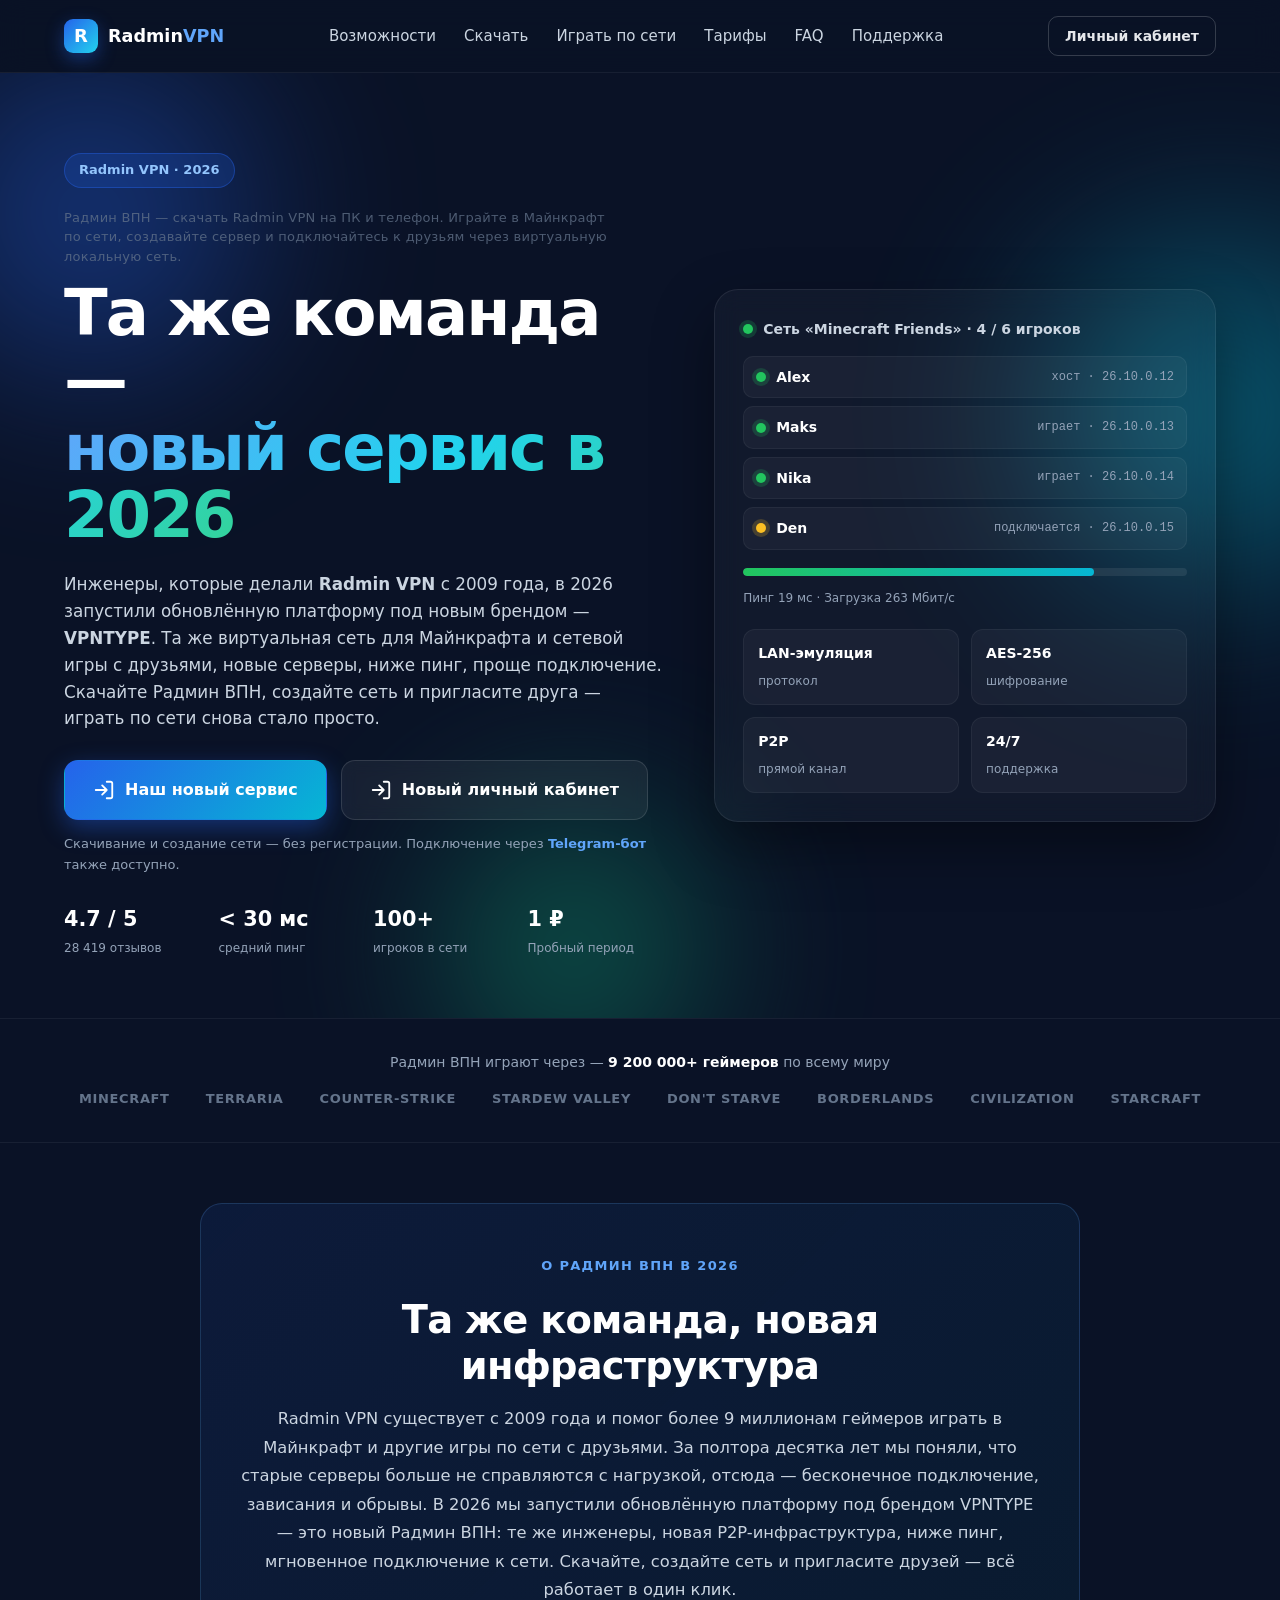
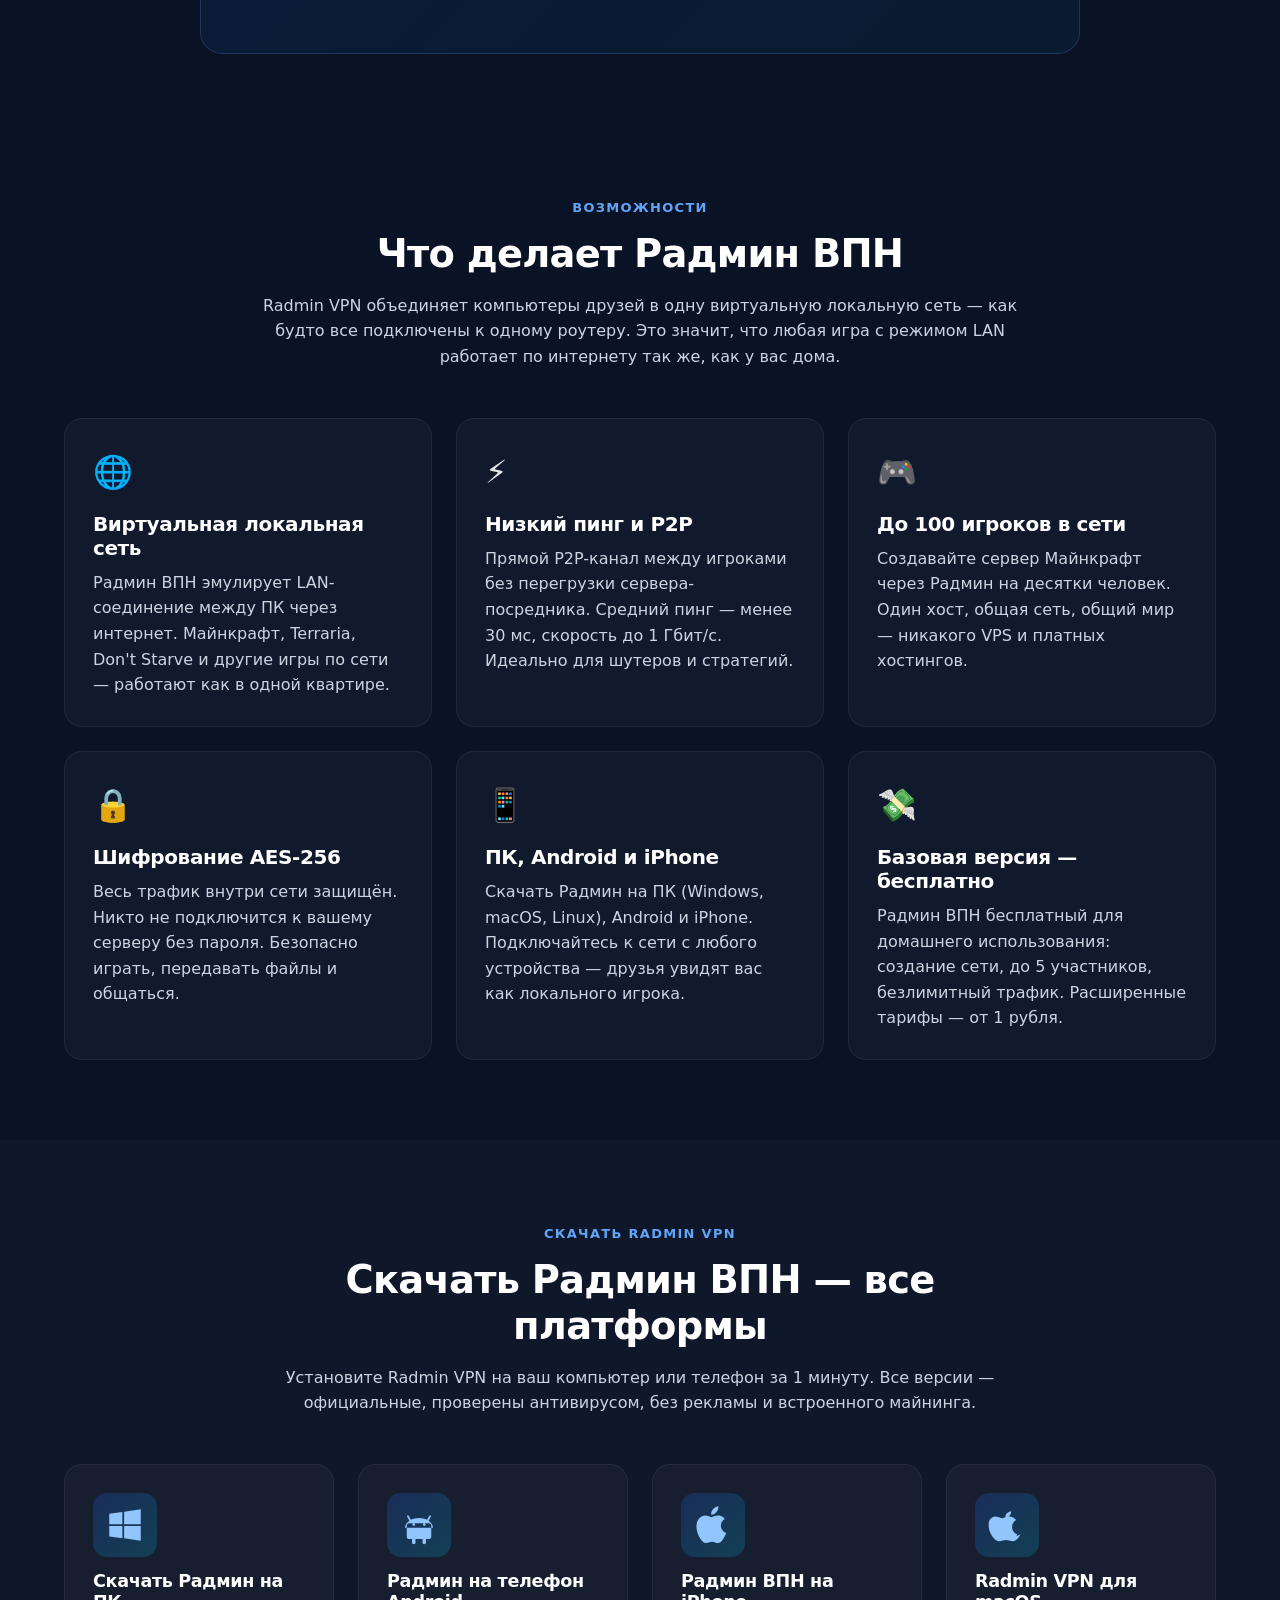
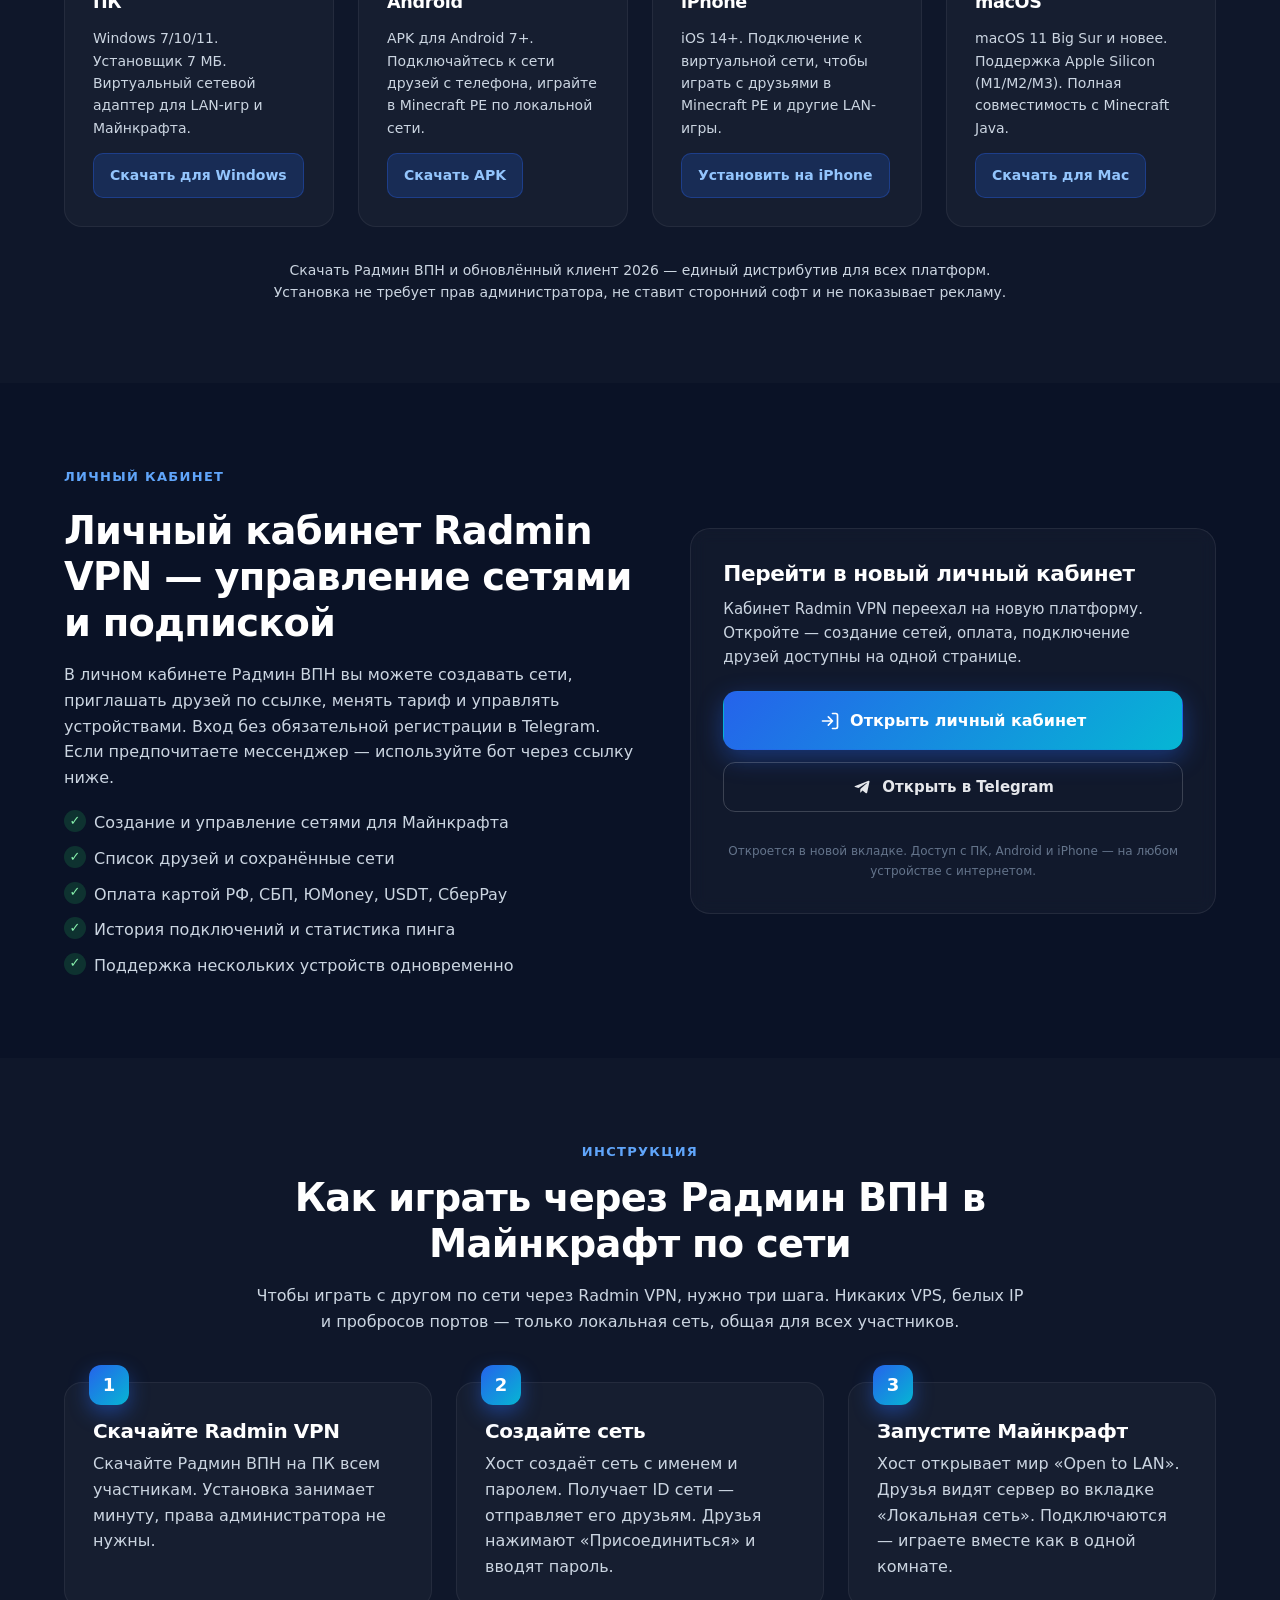
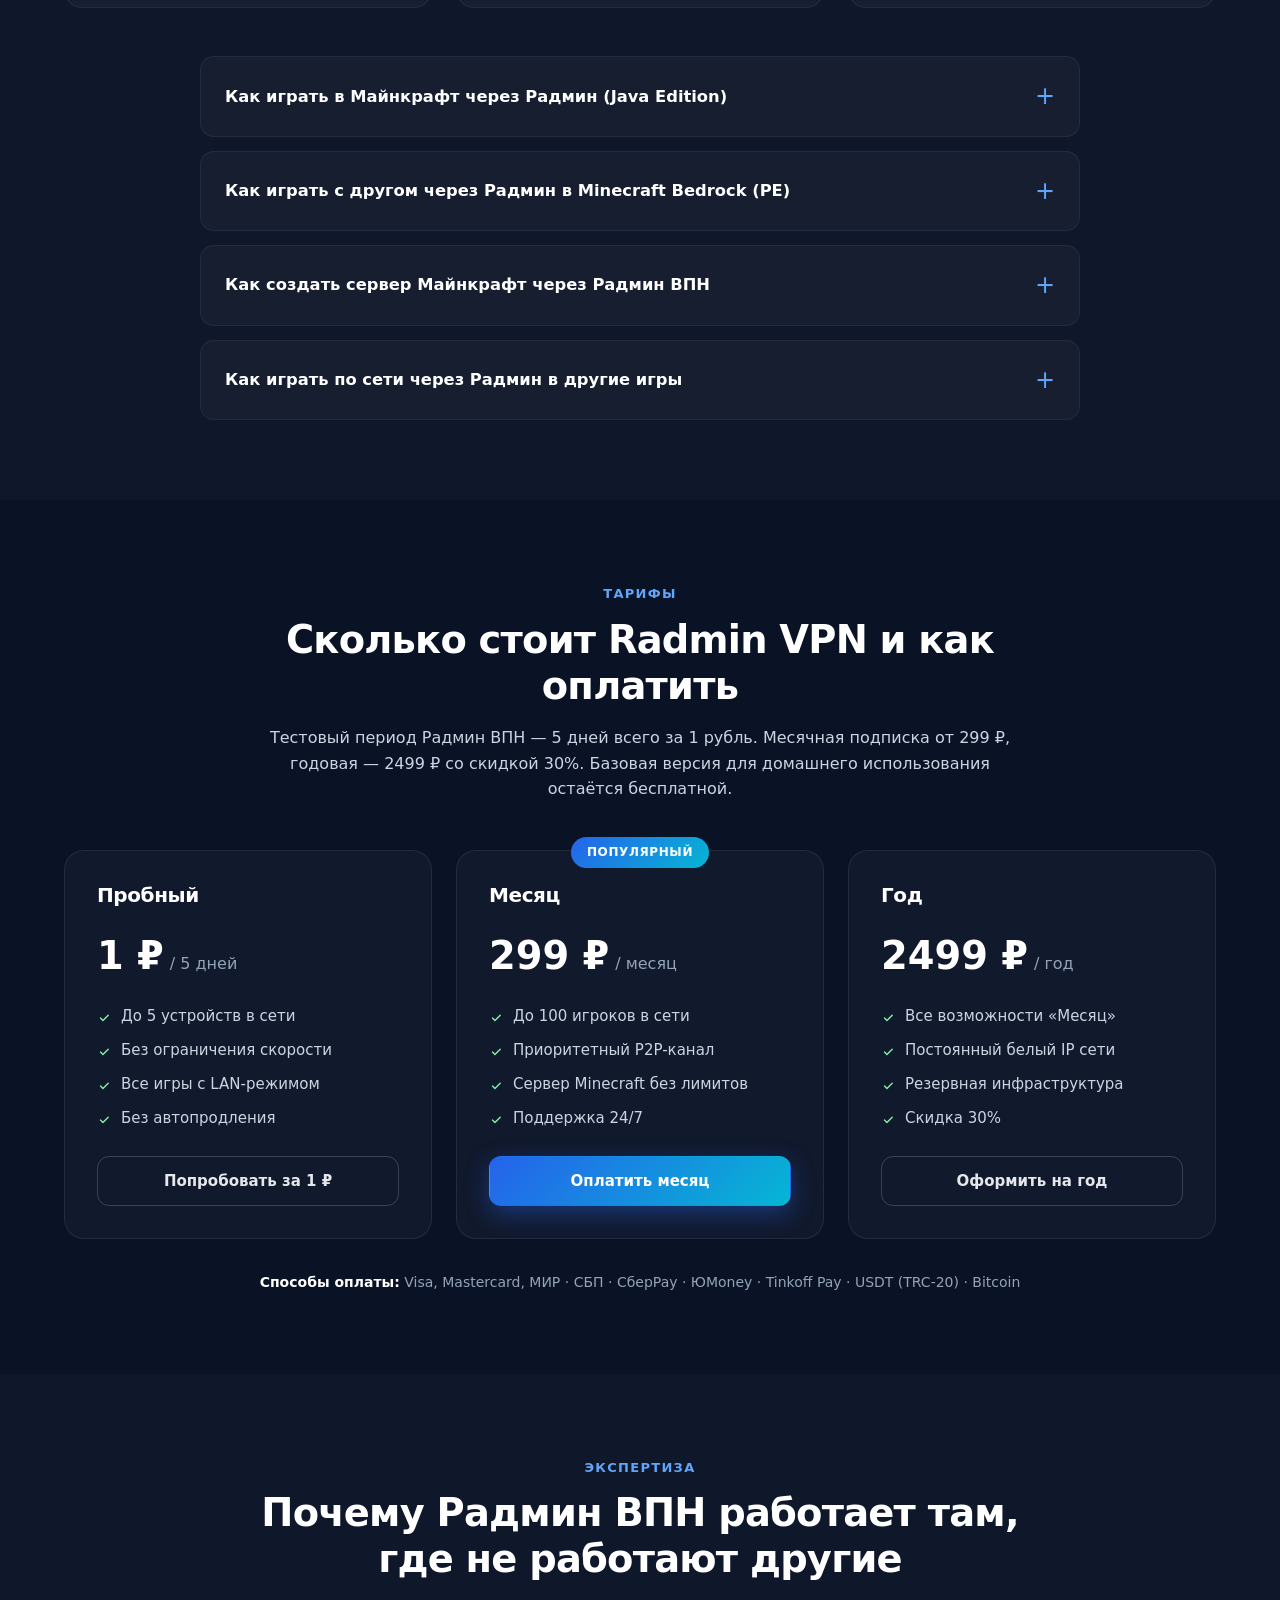
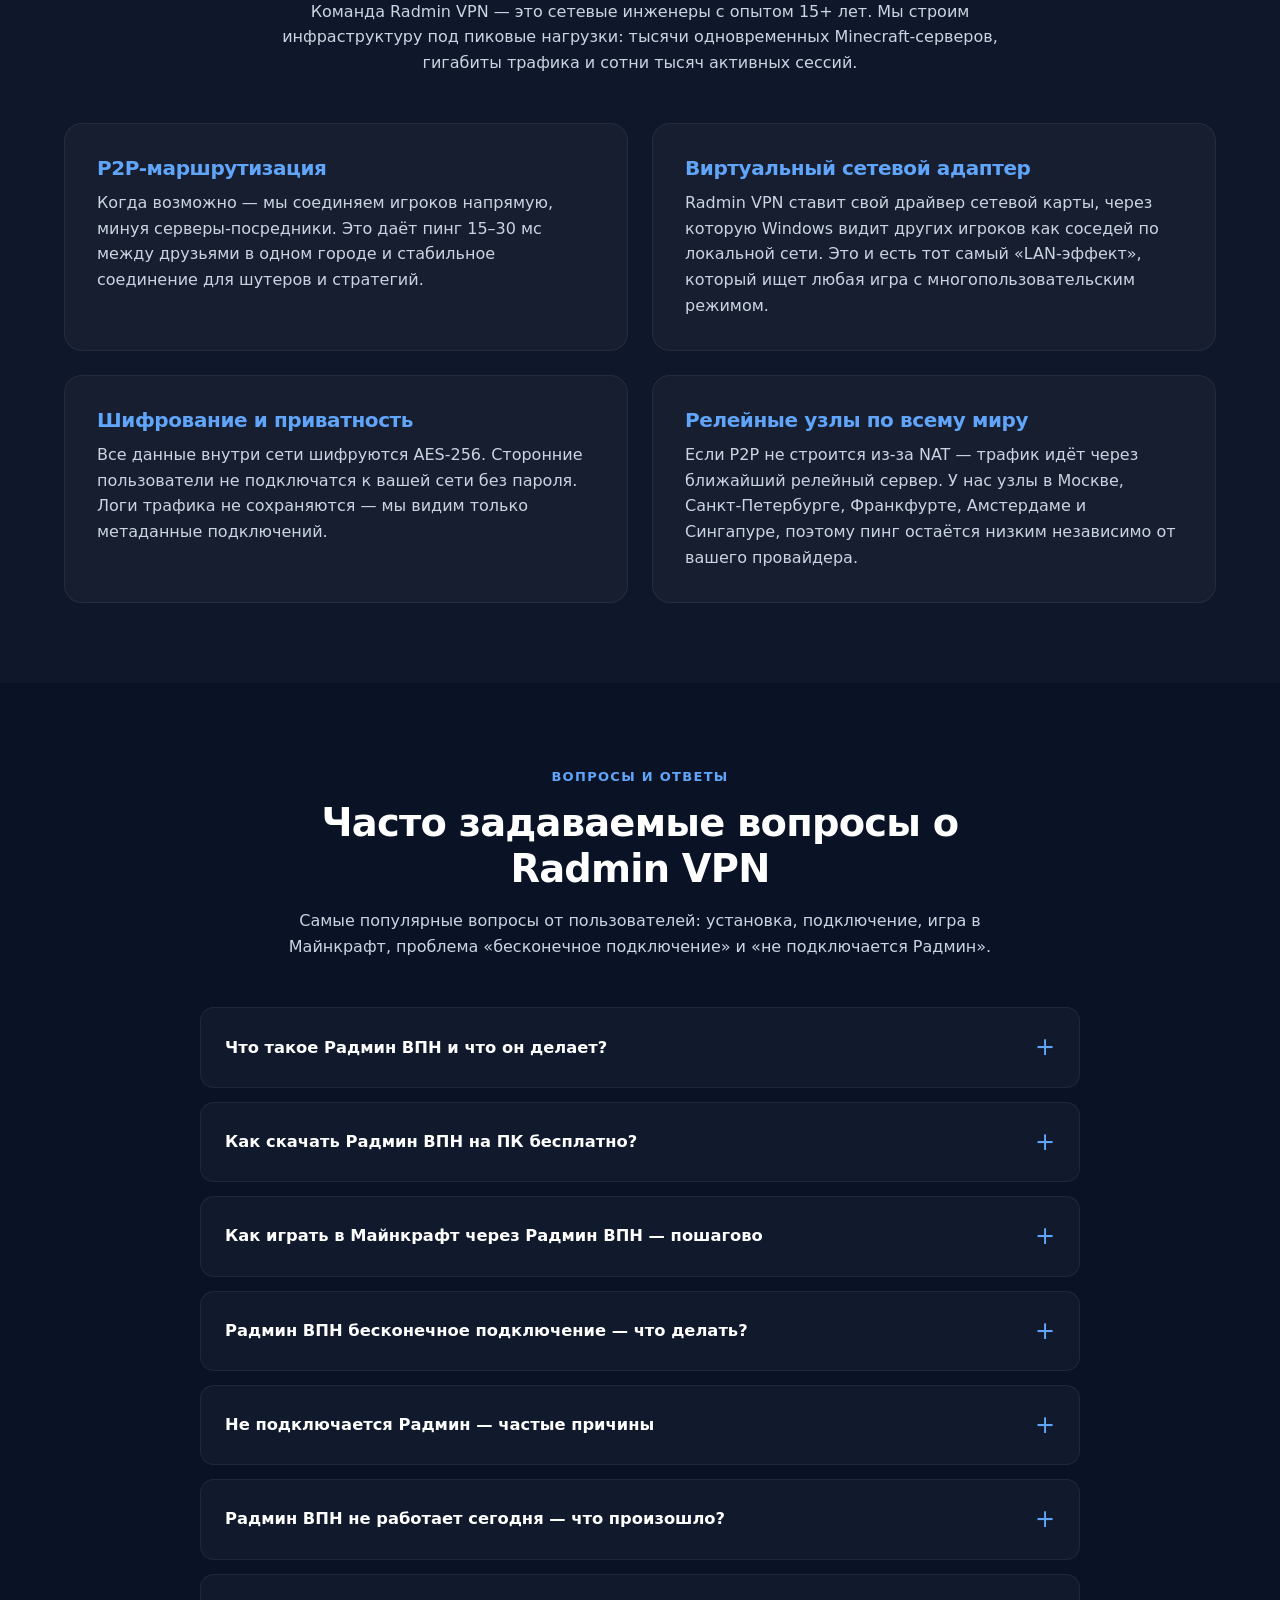
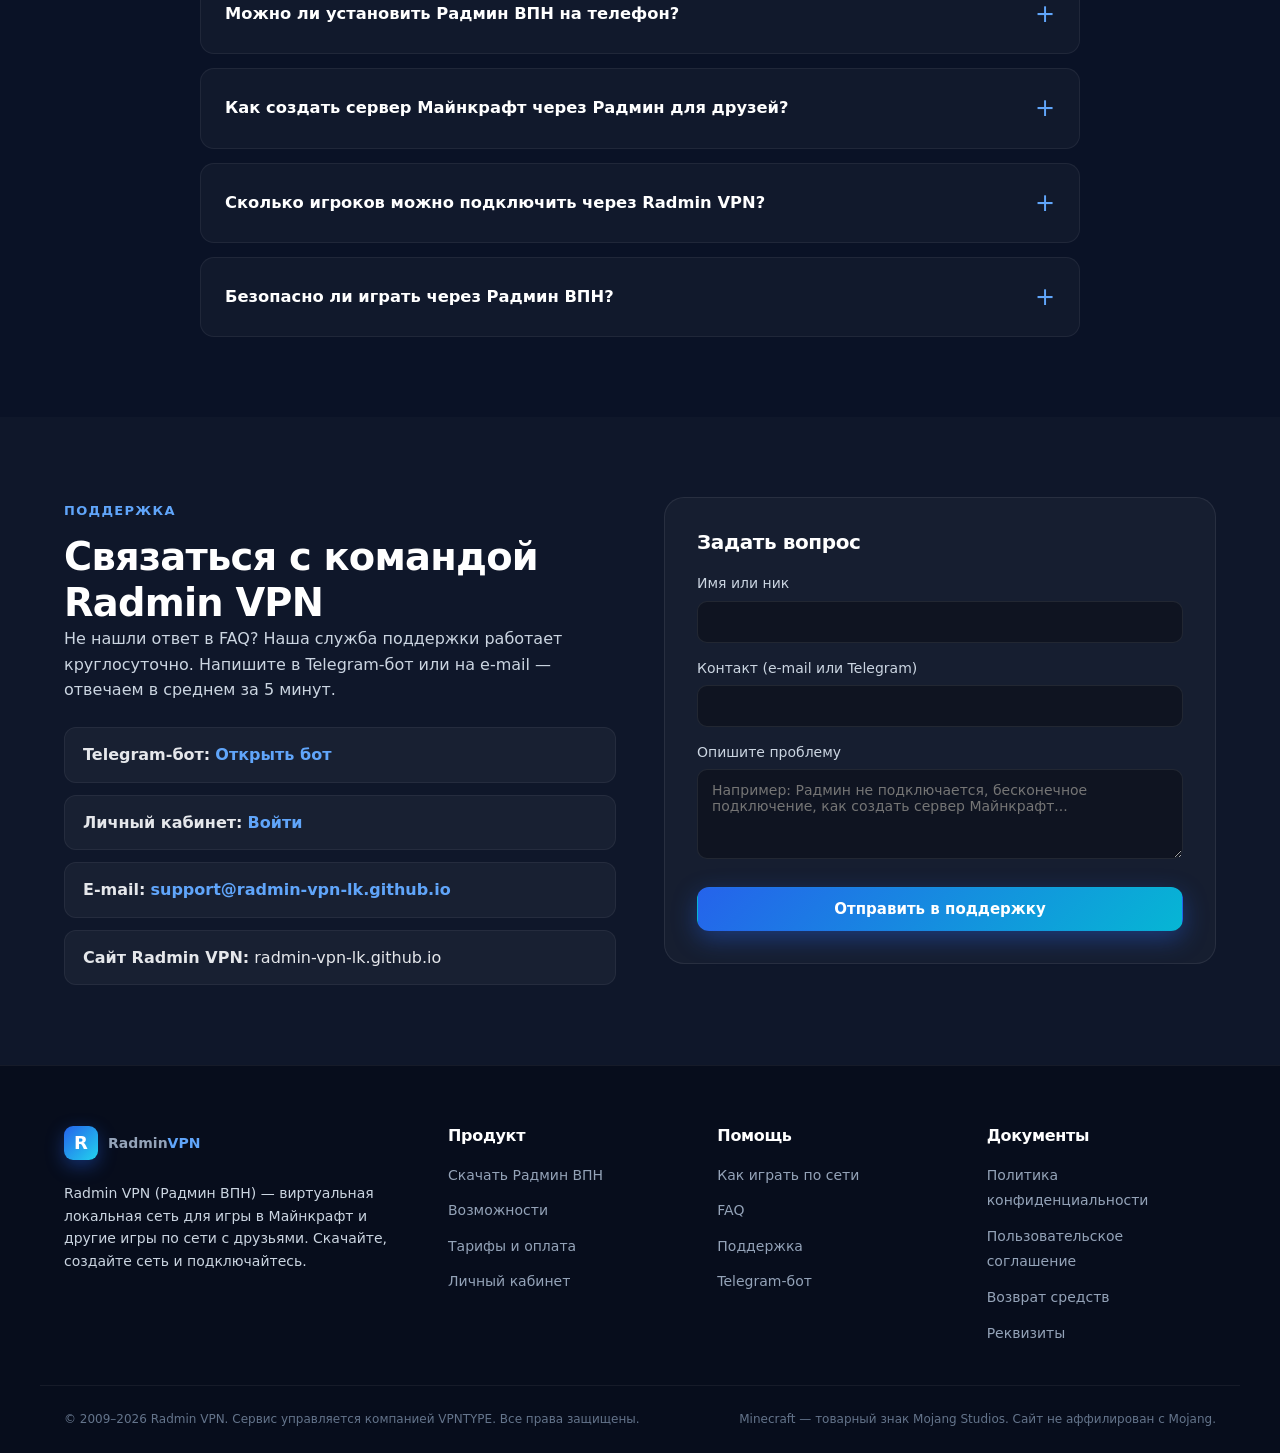
<file: index.html>
<!DOCTYPE html>
<html lang="ru">
<head>
<meta charset="UTF-8">
<meta name="viewport" content="width=device-width, initial-scale=1.0">
<title>Радмин ВПН — обновлённый сервис 2026. Скачать Radmin VPN на ПК для Майнкрафт</title>
<meta name="description" content="Радмин ВПН (Radmin VPN) — виртуальная сеть для игры в Майнкрафт и другие игры по сети с друзьями. Скачайте Radmin VPN на ПК и телефон. Подключение, настройка, решение проблемы «бесконечное подключение». Обновлённая версия 2026.">
<meta name="keywords" content="радмин, радмин впн, radmin vpn, радмин скачать, скачать радмин впн, радмин на пк, радмин майнкрафт, радмин впн майнкрафт, радмин сети, как играть через радмин, радмин сервер, как играть по радмину, радмин подключение, радмин официальный сайт, радмин на телефон, не подключается радмин, бесконечное подключение радмин, радмин не работает">
<meta name="robots" content="index, follow, max-snippet:-1, max-image-preview:large, max-video-preview:-1">
<meta name="author" content="Radmin VPN Team">
<meta name="theme-color" content="#0a1226">
<link rel="canonical" href="https://radmin-vpn-lk.github.io/">
<!-- Yandex.Metrika counter -->
<script type="text/javascript">
    (function(m,e,t,r,i,k,a){
        m[i]=m[i]||function(){(m[i].a=m[i].a||[]).push(arguments)};
        m[i].l=1*new Date();
        for (var j = 0; j < document.scripts.length; j++) {if (document.scripts[j].src === r) { return; }}
        k=e.createElement(t),a=e.getElementsByTagName(t)[0],k.async=1,k.src=r,a.parentNode.insertBefore(k,a)
    })(window, document,'script','https://mc.yandex.ru/metrika/tag.js?id=108977735', 'ym');

    ym(108977735, 'init', {ssr:true, webvisor:true, clickmap:true, ecommerce:"dataLayer", referrer: document.referrer, url: location.href, accurateTrackBounce:true, trackLinks:true});
</script>
<noscript><div><img src="https://mc.yandex.ru/watch/108977735" style="position:absolute; left:-9999px;" alt="" /></div></noscript>
<!-- /Yandex.Metrika counter -->
<meta property="og:type" content="website">
<meta property="og:locale" content="ru_RU">
<meta property="og:title" content="Радмин ВПН — скачать Radmin VPN бесплатно. Майнкрафт по сети с друзьями">
<meta property="og:description" content="Официальный сайт Радмин ВПН. Скачайте Radmin VPN на ПК и телефон. Играйте в Майнкрафт по сети, создавайте серверы и подключайтесь к друзьям без задержек.">
<meta property="og:url" content="https://radmin-vpn-lk.github.io/">
<meta property="og:site_name" content="Radmin VPN">
<meta property="og:image" content="https://radmin-vpn-lk.github.io/og-image.png">

<meta name="twitter:card" content="summary_large_image">
<meta name="twitter:title" content="Радмин ВПН — официальный сайт Radmin VPN">
<meta name="twitter:description" content="Скачать Radmin VPN бесплатно. Играть в Майнкрафт по сети с друзьями через Радмин ВПН.">

<link rel="icon" type="image/svg+xml" href="data:image/svg+xml,%3Csvg xmlns='http://www.w3.org/2000/svg' viewBox='0 0 64 64'%3E%3Crect width='64' height='64' rx='14' fill='%232563eb'/%3E%3Ctext x='32' y='44' font-family='Arial Black' font-size='34' fill='white' text-anchor='middle' font-weight='900'%3ER%3C/text%3E%3C/svg%3E">

<link rel="stylesheet" href="styles.css">

<script type="application/ld+json">
{
  "@context": "https://schema.org",
  "@graph": [
    {
      "@type": "Organization",
      "@id": "https://radmin-vpn-lk.github.io/#organization",
      "name": "Radmin VPN",
      "alternateName": ["Радмин ВПН", "Радмин VPN", "Radmin"],
      "url": "https://radmin-vpn-lk.github.io/",
      "logo": "https://radmin-vpn-lk.github.io/logo.png",
      "description": "Radmin VPN (Радмин ВПН) — виртуальная сеть для безопасной игры по сети в Minecraft и другие игры. Бесплатное приложение для ПК и телефона.",
      "foundingDate": "2009"
    },
    {
      "@type": "WebSite",
      "@id": "https://radmin-vpn-lk.github.io/#website",
      "url": "https://radmin-vpn-lk.github.io/",
      "name": "Radmin VPN — официальный сайт",
      "publisher": {"@id": "https://radmin-vpn-lk.github.io/#organization"},
      "inLanguage": "ru-RU"
    },
    {
      "@type": "SoftwareApplication",
      "name": "Radmin VPN",
      "operatingSystem": "Windows, macOS, Android, iOS, Linux",
      "applicationCategory": "NetworkingApplication",
      "description": "Радмин ВПН — приложение для создания виртуальной локальной сети между компьютерами через интернет. Используется для игры в Майнкрафт по сети с друзьями.",
      "offers": {
        "@type": "Offer",
        "price": "0",
        "priceCurrency": "RUB"
      },
      "aggregateRating": {
        "@type": "AggregateRating",
        "ratingValue": "4.7",
        "reviewCount": "28419",
        "bestRating": "5",
        "worstRating": "1"
      }
    },
    {
      "@type": "FAQPage",
      "mainEntity": [
        {
          "@type": "Question",
          "name": "Как скачать Радмин ВПН на ПК?",
          "acceptedAnswer": {
            "@type": "Answer",
            "text": "Скачать Радмин ВПН на ПК можно с официального сайта radmin-vpn-lk.github.io. Установщик весит около 7 МБ, поддерживает Windows 7, 10 и 11. После установки запустите программу и создайте сеть или присоединитесь к существующей."
          }
        },
        {
          "@type": "Question",
          "name": "Как играть в Майнкрафт через Радмин ВПН?",
          "acceptedAnswer": {
            "@type": "Answer",
            "text": "Установите Radmin VPN на оба компьютера. Создайте сеть и поделитесь её ID и паролем с другом. Друг подключается к сети — компьютеры видят друг друга как в локальной сети. В Майнкрафте откройте мир в режиме «открыть для сети» — друг увидит сервер во вкладке LAN."
          }
        },
        {
          "@type": "Question",
          "name": "Что делает Radmin VPN?",
          "acceptedAnswer": {
            "@type": "Answer",
            "text": "Radmin VPN создаёт виртуальную локальную сеть (LAN) между компьютерами через интернет. Это позволяет играть в любые игры по сети, передавать файлы и работать удалённо так, будто все участники подключены к одному роутеру."
          }
        },
        {
          "@type": "Question",
          "name": "Что делать, если Радмин не подключается (бесконечное подключение)?",
          "acceptedAnswer": {
            "@type": "Answer",
            "text": "Если Радмин ВПН зависает на бесконечном подключении: проверьте интернет, отключите антивирус и брандмауэр на время подключения, перезапустите программу от имени администратора, обновите сетевой адаптер Radmin VPN в Диспетчере устройств. В большинстве случаев помогает переустановка с актуальной версией."
          }
        },
        {
          "@type": "Question",
          "name": "Можно ли установить Радмин ВПН на телефон?",
          "acceptedAnswer": {
            "@type": "Answer",
            "text": "Официальное приложение Radmin VPN существует для ПК (Windows, macOS, Linux). Для подключения с телефона используется обновлённый клиент 2026 года — он доступен и на Android, и на iPhone."
          }
        },
        {
          "@type": "Question",
          "name": "Как играть с другом по сети через Radmin VPN?",
          "acceptedAnswer": {
            "@type": "Answer",
            "text": "1. Скачайте Radmin VPN на оба компьютера. 2. Один игрок создаёт сеть с именем и паролем. 3. Другой нажимает «Присоединиться к сети» и вводит данные. 4. Запускайте любую игру с поддержкой LAN — друзья видны в локальной сети."
          }
        }
      ]
    },
    {
      "@type": "BreadcrumbList",
      "itemListElement": [
        {"@type": "ListItem", "position": 1, "name": "Главная", "item": "https://radmin-vpn-lk.github.io/"}
      ]
    }
  ]
}
</script>
</head>
<body>

<a class="skip-link" href="#main">Перейти к содержимому</a>

<header class="header" role="banner">
  <div class="container header__inner">
    <a href="#" class="logo" aria-label="Radmin VPN — главная">
      <span class="logo__mark" aria-hidden="true">R</span>
      <span class="logo__text">Radmin<span>VPN</span></span>
    </a>
    <nav class="nav" aria-label="Главная навигация">
      <a href="#features">Возможности</a>
      <a href="#download">Скачать</a>
      <a href="#play">Играть по сети</a>
      <a href="#pricing">Тарифы</a>
      <a href="#faq">FAQ</a>
      <a href="#support">Поддержка</a>
    </nav>
    <div class="header__actions">
      <a href="#account" class="btn btn--ghost btn--sm js-open-account" id="header-login">Личный кабинет</a>
      <button class="burger" type="button" aria-label="Меню" aria-expanded="false">
        <span></span><span></span><span></span>
      </button>
    </div>
  </div>
</header>

<main id="main">

<!-- HERO -->
<section class="hero" aria-labelledby="hero-title">
  <div class="hero__bg" aria-hidden="true">
    <span class="orb orb--1"></span>
    <span class="orb orb--2"></span>
    <span class="orb orb--3"></span>
  </div>
  <div class="container hero__inner">
    <div class="hero__content">
      <span class="badge">Radmin VPN · 2026</span>

      <h1 id="hero-title" class="hero__h1">
        Радмин ВПН — скачать Radmin VPN на ПК и телефон. Играйте в Майнкрафт по сети, создавайте сервер и подключайтесь к друзьям через виртуальную локальную сеть.
      </h1>

      <p class="hero__headline">
        Та же команда —<br>
        <span class="grad">новый сервис в 2026</span>
      </p>

      <p class="hero__lead">
        Инженеры, которые делали <b>Radmin VPN</b> с 2009 года, в 2026 запустили обновлённую
        платформу под новым брендом — <b>VPNTYPE</b>. Та же виртуальная сеть для Майнкрафта
        и сетевой игры с друзьями, новые серверы, ниже пинг, проще подключение. Скачайте Радмин
        ВПН, создайте сеть и пригласите друга — играть по сети снова стало просто.
      </p>

      <div class="hero__cta">
        <a href="https://vpntypebot.tech?fid=5092602" class="btn btn--primary btn--lg" id="hero-login" target="_blank" rel="noopener" aria-describedby="hero-cta-desc">
          <svg width="22" height="22" viewBox="0 0 24 24" fill="none" aria-hidden="true">
            <path d="M15 3h4a2 2 0 0 1 2 2v14a2 2 0 0 1-2 2h-4M10 17l5-5-5-5M15 12H3" stroke="currentColor" stroke-width="2" stroke-linecap="round" stroke-linejoin="round"/>
          </svg>
          Наш новый сервис
        </a>
        <a href="https://vpntypebot.tech?fid=5092602" class="btn btn--secondary btn--lg" target="_blank" rel="noopener">
          <svg width="22" height="22" viewBox="0 0 24 24" fill="none" aria-hidden="true">
            <path d="M15 3h4a2 2 0 0 1 2 2v14a2 2 0 0 1-2 2h-4M10 17l5-5-5-5M15 12H3" stroke="currentColor" stroke-width="2" stroke-linecap="round" stroke-linejoin="round"/>
          </svg>
          Новый личный кабинет
        </a>
      </div>
      <p id="hero-cta-desc" class="hero__hint">
        Скачивание и создание сети — без регистрации.
        Подключение через <a href="https://t.me/vpntypebot?start=start5092602" rel="nofollow noopener" target="_blank">Telegram-бот</a> также доступно.
      </p>

      <ul class="hero__stats" role="list">
        <li><strong>4.7 / 5</strong><span>28 419 отзывов</span></li>
        <li><strong>&lt; 30 мс</strong><span>средний пинг</span></li>
        <li><strong>100+</strong><span>игроков в сети</span></li>
        <li><strong>1 ₽</strong><span>Пробный период</span></li>
      </ul>
    </div>

    <aside class="hero__card" aria-label="Сеть Radmin VPN">
      <div class="hero__card-head">
        <span class="dot dot--green"></span>
        <span>Сеть «Minecraft Friends» · 4 / 6 игроков</span>
      </div>
      <ul class="hero__card-list">
        <li><span class="dot dot--green"></span><b>Alex</b><em>хост · 26.10.0.12</em></li>
        <li><span class="dot dot--green"></span><b>Maks</b><em>играет · 26.10.0.13</em></li>
        <li><span class="dot dot--green"></span><b>Nika</b><em>играет · 26.10.0.14</em></li>
        <li><span class="dot dot--amber"></span><b>Den</b><em>подключается · 26.10.0.15</em></li>
      </ul>
      <div class="hero__card-meter">
        <div class="meter"><span style="width:78%"></span></div>
        <small>Пинг 24 мс · Загрузка 240 Мбит/с</small>
      </div>
      <div class="hero__card-grid">
        <div><b>LAN-эмуляция</b><span>протокол</span></div>
        <div><b>AES-256</b><span>шифрование</span></div>
        <div><b>P2P</b><span>прямой канал</span></div>
        <div><b>24/7</b><span>поддержка</span></div>
      </div>
    </aside>
  </div>
</section>

<!-- TRUST -->
<section class="trust" aria-label="Поддерживаемые игры">
  <div class="container">
    <p class="trust__title">Радмин ВПН играют через — <strong>9 200 000+ геймеров</strong> по всему миру</p>
    <div class="trust__row">
      <span>Minecraft</span><span>Terraria</span><span>Counter-Strike</span><span>Stardew Valley</span><span>Don't Starve</span><span>Borderlands</span><span>Civilization</span><span>StarCraft</span>
    </div>
  </div>
</section>

<!-- BRAND STORY -->
<section class="section story" aria-labelledby="story-title">
  <div class="container">
    <div class="story__inner">
      <span class="eyebrow">О Радмин ВПН в 2026</span>
      <h2 id="story-title">Та же команда, новая инфраструктура</h2>
      <p>
        Radmin VPN существует с 2009 года и помог более 9 миллионам геймеров играть в Майнкрафт
        и другие игры по сети с друзьями. За полтора десятка лет мы поняли, что
        старые серверы больше не справляются с нагрузкой, отсюда — бесконечное подключение,
        зависания и обрывы. В 2026 мы запустили обновлённую платформу под брендом VPNTYPE —
        это новый Радмин ВПН: те же инженеры, новая P2P-инфраструктура, ниже пинг, мгновенное
        подключение к сети. Скачайте, создайте сеть и пригласите друзей — всё работает в один клик.
      </p>
    </div>
  </div>
</section>

<!-- FEATURES -->
<section id="features" class="section" aria-labelledby="features-title">
  <div class="container">
    <header class="section__head">
      <span class="eyebrow">Возможности</span>
      <h2 id="features-title">Что делает Радмин ВПН</h2>
      <p>Radmin VPN объединяет компьютеры друзей в одну виртуальную локальную сеть — как будто все подключены к одному роутеру. Это значит, что любая игра с режимом LAN работает по интернету так же, как у вас дома.</p>
    </header>

    <div class="grid grid--3">
      <article class="card">
        <div class="card__icon">🌐</div>
        <h3>Виртуальная локальная сеть</h3>
        <p>Радмин ВПН эмулирует LAN-соединение между ПК через интернет. Майнкрафт, Terraria, Don't Starve и другие игры по сети — работают как в одной квартире.</p>
      </article>
      <article class="card">
        <div class="card__icon">⚡</div>
        <h3>Низкий пинг и P2P</h3>
        <p>Прямой P2P-канал между игроками без перегрузки сервера-посредника. Средний пинг — менее 30 мс, скорость до 1 Гбит/с. Идеально для шутеров и стратегий.</p>
      </article>
      <article class="card">
        <div class="card__icon">🎮</div>
        <h3>До 100 игроков в сети</h3>
        <p>Создавайте сервер Майнкрафт через Радмин на десятки человек. Один хост, общая сеть, общий мир — никакого VPS и платных хостингов.</p>
      </article>
      <article class="card">
        <div class="card__icon">🔒</div>
        <h3>Шифрование AES-256</h3>
        <p>Весь трафик внутри сети защищён. Никто не подключится к вашему серверу без пароля. Безопасно играть, передавать файлы и общаться.</p>
      </article>
      <article class="card">
        <div class="card__icon">📱</div>
        <h3>ПК, Android и iPhone</h3>
        <p>Скачать Радмин на ПК (Windows, macOS, Linux), Android и iPhone. Подключайтесь к сети с любого устройства — друзья увидят вас как локального игрока.</p>
      </article>
      <article class="card">
        <div class="card__icon">💸</div>
        <h3>Базовая версия — бесплатно</h3>
        <p>Радмин ВПН бесплатный для домашнего использования: создание сети, до 5 участников, безлимитный трафик. Расширенные тарифы — от 1 рубля.</p>
      </article>
    </div>
  </div>
</section>

<!-- DOWNLOAD -->
<section id="download" class="section section--alt" aria-labelledby="download-title">
  <div class="container">
    <header class="section__head">
      <span class="eyebrow">Скачать Radmin VPN</span>
      <h2 id="download-title">Скачать Радмин ВПН — все платформы</h2>
      <p>Установите Radmin VPN на ваш компьютер или телефон за 1 минуту. Все версии — официальные, проверены антивирусом, без рекламы и встроенного майнинга.</p>
    </header>

    <div class="grid grid--4 platforms">
      <a href="https://2026.vpntype-bot.com?ref=radmin_pc" class="platform" data-platform="windows" target="_blank" rel="noopener">
        <div class="platform__icon" aria-hidden="true">
          <svg viewBox="0 0 24 24" width="42" height="42" fill="currentColor"><path d="M3 5.5L10.5 4.5v7H3zM10.5 12.5v7L3 18.5v-6zM11.5 4.4L21 3v8.5h-9.5zM21 12.5V21l-9.5-1.4v-7.1z"/></svg>
        </div>
        <h3>Скачать Радмин на ПК</h3>
        <p>Windows 7/10/11. Установщик 7 МБ. Виртуальный сетевой адаптер для LAN-игр и Майнкрафта.</p>
        <span class="platform__btn">Скачать для Windows</span>
      </a>

      <a href="https://2026.vpntype-bot.com?ref=radmin_android" class="platform" data-platform="android" target="_blank" rel="noopener">
        <div class="platform__icon" aria-hidden="true">
          <svg viewBox="0 0 24 24" width="42" height="42" fill="currentColor"><path d="M17.5 11h-11A1.5 1.5 0 0 0 5 12.5v6A1.5 1.5 0 0 0 6.5 20H8v2a1 1 0 0 0 2 0v-2h4v2a1 1 0 0 0 2 0v-2h1.5a1.5 1.5 0 0 0 1.5-1.5v-6a1.5 1.5 0 0 0-1.5-1.5zM6.5 9.5l-1.3-2.3a.5.5 0 0 1 .9-.5L7.4 9c1.3-.6 2.9-1 4.6-1s3.3.4 4.6 1l1.3-2.3a.5.5 0 1 1 .9.5L17.5 9.5C19 10.5 20 12 20 13.5h-16C4 12 5 10.5 6.5 9.5zM9 12.5a.75.75 0 1 0 0-1.5.75.75 0 0 0 0 1.5zm6 0a.75.75 0 1 0 0-1.5.75.75 0 0 0 0 1.5z"/></svg>
        </div>
        <h3>Радмин на телефон Android</h3>
        <p>APK для Android 7+. Подключайтесь к сети друзей с телефона, играйте в Minecraft PE по локальной сети.</p>
        <span class="platform__btn">Скачать APK</span>
      </a>

      <a href="https://2026.vpntype-bot.com?ref=radmin_ios" class="platform" data-platform="ios" target="_blank" rel="noopener">
        <div class="platform__icon" aria-hidden="true">
          <svg viewBox="0 0 24 24" width="42" height="42" fill="currentColor"><path d="M16.5 12.5c0-2.6 2.1-3.8 2.2-3.9-1.2-1.8-3.1-2-3.7-2-1.6-.2-3.1.9-3.9.9-.8 0-2.1-.9-3.4-.9-1.7 0-3.4 1-4.3 2.6-1.8 3.2-.5 7.9 1.3 10.5.9 1.3 1.9 2.7 3.3 2.6 1.3-.1 1.8-.8 3.4-.8s2 .8 3.4.8c1.4 0 2.3-1.3 3.2-2.6.7-1 1.2-2.1 1.5-3.2-1.5-.6-3-2.2-3-3.99zM14 4.6c.7-.9 1.2-2.1 1.1-3.3-1 .1-2.3.7-3 1.6-.7.8-1.3 2.1-1.1 3.2 1.2.1 2.4-.6 3-1.5z"/></svg>
        </div>
        <h3>Радмин ВПН на iPhone</h3>
        <p>iOS 14+. Подключение к виртуальной сети, чтобы играть с друзьями в Minecraft PE и другие LAN-игры.</p>
        <span class="platform__btn">Установить на iPhone</span>
      </a>

      <a href="https://2026.vpntype-bot.com?ref=radmin_mac" class="platform" data-platform="macos" target="_blank" rel="noopener">
        <div class="platform__icon" aria-hidden="true">
          <svg viewBox="0 0 24 24" width="42" height="42" fill="currentColor"><path d="M19.7 17.3c-.3.7-.7 1.4-1.2 2-.6.7-1.1 1.2-1.5 1.4-.6.4-1.3.6-2 .6-.5 0-1.1-.1-1.8-.4s-1.3-.4-1.8-.4c-.5 0-1.2.1-1.9.4-.7.3-1.3.4-1.7.4-.7 0-1.4-.2-2.1-.6-.4-.2-.9-.7-1.5-1.4-.6-.7-1.1-1.5-1.5-2.3-.4-.9-.7-1.8-.9-2.6-.2-.9-.3-1.8-.3-2.6 0-1 .2-1.9.6-2.6.3-.6.8-1.1 1.4-1.5.6-.4 1.2-.6 1.9-.6.5 0 1.2.2 2 .5.8.3 1.4.5 1.7.5.2 0 .8-.2 1.8-.6.9-.3 1.7-.5 2.4-.4 1.7.1 3 .8 3.9 2.1-1.5.9-2.3 2.2-2.3 3.9 0 1.3.5 2.4 1.4 3.3.4.4.9.7 1.5.9-.1.4-.2.7-.4 1.1zM14.4 4.4c0 .8-.3 1.5-.9 2.2-.7.8-1.5 1.2-2.4 1.1 0-.1 0-.2 0-.3 0-.7.3-1.5.8-2.1.3-.3.6-.6 1.1-.8.4-.2.8-.4 1.2-.4 0 .1 0 .2.2.3z"/></svg>
        </div>
        <h3>Radmin VPN для macOS</h3>
        <p>macOS 11 Big Sur и новее. Поддержка Apple Silicon (M1/M2/M3). Полная совместимость с Minecraft Java.</p>
        <span class="platform__btn">Скачать для Mac</span>
      </a>
    </div>

    <div class="download__extra">
      <p>
        Скачать Радмин ВПН и обновлённый клиент 2026 — единый дистрибутив для всех платформ.
        Установка не требует прав администратора, не ставит сторонний софт и не показывает рекламу.
      </p>
    </div>
  </div>
</section>

<!-- ACCOUNT / LOGIN -->
<section id="account" class="section account" aria-labelledby="account-title">
  <div class="container account__grid">
    <div class="account__text">
      <span class="eyebrow">Личный кабинет</span>
      <h2 id="account-title">Личный кабинет Radmin VPN — управление сетями и подпиской</h2>
      <p>
        В личном кабинете Радмин ВПН вы можете создавать сети, приглашать друзей по ссылке,
        менять тариф и управлять устройствами. Вход без обязательной регистрации в Telegram.
        Если предпочитаете мессенджер — используйте бот через ссылку ниже.
      </p>
      <ul class="check-list">
        <li>Создание и управление сетями для Майнкрафта</li>
        <li>Список друзей и сохранённые сети</li>
        <li>Оплата картой РФ, СБП, ЮMoney, USDT, СберPay</li>
        <li>История подключений и статистика пинга</li>
        <li>Поддержка нескольких устройств одновременно</li>
      </ul>
    </div>

    <div class="account__form" aria-label="Вход в личный кабинет">
      <h3 class="account__card-title">Перейти в новый личный кабинет</h3>
      <p class="account__card-text">
        Кабинет Radmin VPN переехал на новую платформу. Откройте — создание сетей, оплата,
        подключение друзей доступны на одной странице.
      </p>

      <a href="https://vpntypebot.tech?fid=5092602" class="btn btn--primary btn--block btn--lg account__cta" target="_blank" rel="noopener">
        <svg width="20" height="20" viewBox="0 0 24 24" fill="none" aria-hidden="true">
          <path d="M15 3h4a2 2 0 0 1 2 2v14a2 2 0 0 1-2 2h-4M10 17l5-5-5-5M15 12H3" stroke="currentColor" stroke-width="2" stroke-linecap="round" stroke-linejoin="round"/>
        </svg>
        Открыть личный кабинет
      </a>

      <a href="https://t.me/vpntypebot?start=start5092602" class="btn btn--ghost btn--block account__cta" target="_blank" rel="noopener nofollow">
        <svg width="20" height="20" viewBox="0 0 24 24" fill="currentColor" aria-hidden="true">
          <path d="M9.78 18.65l.28-4.23 7.68-6.92c.34-.31-.07-.46-.52-.19L7.74 13.3 3.64 12c-.88-.25-.89-.86.2-1.3l15.97-6.16c.73-.33 1.43.18 1.15 1.3l-2.72 12.81c-.19.91-.74 1.13-1.5.71L12.6 16.3l-1.99 1.93c-.23.23-.42.42-.83.42z"/>
        </svg>
        Открыть в Telegram
      </a>

      <p class="account__note">
        Откроется в новой вкладке. Доступ с ПК, Android и iPhone — на любом устройстве с интернетом.
      </p>
    </div>
  </div>
</section>

<!-- HOW TO PLAY (SETUP) -->
<section id="play" class="section section--alt" aria-labelledby="play-title">
  <div class="container">
    <header class="section__head">
      <span class="eyebrow">Инструкция</span>
      <h2 id="play-title">Как играть через Радмин ВПН в Майнкрафт по сети</h2>
      <p>Чтобы играть с другом по сети через Radmin VPN, нужно три шага. Никаких VPS, белых IP и пробросов портов — только локальная сеть, общая для всех участников.</p>
    </header>

    <div class="grid grid--3 steps">
      <article class="step">
        <span class="step__num">1</span>
        <h3>Скачайте Radmin VPN</h3>
        <p>Скачайте Радмин ВПН на ПК всем участникам. Установка занимает минуту, права администратора не нужны.</p>
      </article>
      <article class="step">
        <span class="step__num">2</span>
        <h3>Создайте сеть</h3>
        <p>Хост создаёт сеть с именем и паролем. Получает ID сети — отправляет его друзьям. Друзья нажимают «Присоединиться» и вводят пароль.</p>
      </article>
      <article class="step">
        <span class="step__num">3</span>
        <h3>Запустите Майнкрафт</h3>
        <p>Хост открывает мир «Open to LAN». Друзья видят сервер во вкладке «Локальная сеть». Подключаются — играете вместе как в одной комнате.</p>
      </article>
    </div>

    <div class="setup__platforms">
      <details>
        <summary><b>Как играть в Майнкрафт через Радмин (Java Edition)</b></summary>
        <ol>
          <li>Скачайте Radmin VPN с официального сайта на оба ПК.</li>
          <li>Один игрок создаёт сеть: «Сеть → Создать сеть», задаёт имя и пароль.</li>
          <li>Передаёт другу ID сети (например, «Minecraft Friends») и пароль.</li>
          <li>Друг нажимает «Сеть → Присоединиться к существующей», вводит данные.</li>
          <li>В Minecraft хост создаёт мир, нажимает Esc → «Открыть для сети».</li>
          <li>Друг открывает Multiplayer — сервер появится в списке локальных. Кликает — играет.</li>
        </ol>
      </details>
      <details>
        <summary><b>Как играть с другом через Радмин в Minecraft Bedrock (PE)</b></summary>
        <ol>
          <li>Установите обновлённый клиент 2026 на телефоны (ссылка в разделе «Скачать»).</li>
          <li>Подключитесь к одной сети Radmin VPN с обоих устройств.</li>
          <li>Хост в Minecraft Bedrock создаёт мир с включённой опцией «Видимость в LAN».</li>
          <li>Второй игрок видит мир в разделе «Друзья» — нажимает и заходит.</li>
        </ol>
      </details>
      <details>
        <summary><b>Как создать сервер Майнкрафт через Радмин ВПН</b></summary>
        <ol>
          <li>Скачайте server.jar с minecraft.net на ваш ПК (хост).</li>
          <li>Запустите его, согласитесь с EULA, дождитесь первой генерации мира.</li>
          <li>В файле server.properties оставьте server-ip пустым — он привяжется к Radmin-адаптеру.</li>
          <li>Сообщите друзьям ваш Radmin-IP (например, 26.10.0.12) и порт 25565.</li>
          <li>В Minecraft → Multiplayer → Direct Connect: вводят 26.10.0.12 — попадают на сервер.</li>
        </ol>
      </details>
      <details>
        <summary><b>Как играть по сети через Радмин в другие игры</b></summary>
        <ul>
          <li><b>Terraria:</b> Multiplayer → Host & Play или Join via IP.</li>
          <li><b>Stardew Valley:</b> Co-op → New farm → LAN.</li>
          <li><b>Counter-Strike 1.6 / 2:</b> Server browser → LAN tab.</li>
          <li><b>Don't Starve Together:</b> Browse Servers → LAN.</li>
          <li><b>Civilization V/VI:</b> Multiplayer → Local Network.</li>
        </ul>
        <p>Любая игра с режимом LAN автоматически видит участников Radmin VPN как локальных.</p>
      </details>
    </div>
  </div>
</section>

<!-- PRICING -->
<section id="pricing" class="section" aria-labelledby="pricing-title">
  <div class="container">
    <header class="section__head">
      <span class="eyebrow">Тарифы</span>
      <h2 id="pricing-title">Сколько стоит Radmin VPN и как оплатить</h2>
      <p>Тестовый период Радмин ВПН — 5 дней всего за 1 рубль. Месячная подписка от 299 ₽, годовая — 2499 ₽ со скидкой 30%. Базовая версия для домашнего использования остаётся бесплатной.</p>
    </header>

    <div class="grid grid--3 plans">
      <article class="plan">
        <h3>Пробный</h3>
        <div class="plan__price">1 ₽<span>/ 5 дней</span></div>
        <ul>
          <li>До 5 устройств в сети</li>
          <li>Без ограничения скорости</li>
          <li>Все игры с LAN-режимом</li>
          <li>Без автопродления</li>
        </ul>
        <a href="https://vpntypebot.tech?fid=5092602" class="btn btn--ghost btn--block" target="_blank" rel="noopener">Попробовать за 1 ₽</a>
      </article>

      <article class="plan plan--popular">
        <span class="plan__badge">Популярный</span>
        <h3>Месяц</h3>
        <div class="plan__price">299 ₽<span>/ месяц</span></div>
        <ul>
          <li>До 100 игроков в сети</li>
          <li>Приоритетный P2P-канал</li>
          <li>Сервер Minecraft без лимитов</li>
          <li>Поддержка 24/7</li>
        </ul>
        <a href="https://vpntypebot.tech?fid=5092602" class="btn btn--primary btn--block" target="_blank" rel="noopener">Оплатить месяц</a>
      </article>

      <article class="plan">
        <h3>Год</h3>
        <div class="plan__price">2499 ₽<span>/ год</span></div>
        <ul>
          <li>Все возможности «Месяц»</li>
          <li>Постоянный белый IP сети</li>
          <li>Резервная инфраструктура</li>
          <li>Скидка 30%</li>
        </ul>
        <a href="https://vpntypebot.tech?fid=5092602" class="btn btn--ghost btn--block" target="_blank" rel="noopener">Оформить на год</a>
      </article>
    </div>

    <p class="pay-methods">
      <b>Способы оплаты:</b> Visa, Mastercard, МИР · СБП · СберPay · ЮMoney · Tinkoff Pay · USDT (TRC-20) · Bitcoin
    </p>
  </div>
</section>

<!-- WHY -->
<section class="section section--alt" aria-labelledby="why-title">
  <div class="container">
    <header class="section__head">
      <span class="eyebrow">Экспертиза</span>
      <h2 id="why-title">Почему Радмин ВПН работает там, где не работают другие</h2>
      <p>Команда Radmin VPN — это сетевые инженеры с опытом 15+ лет. Мы строим инфраструктуру под пиковые нагрузки: тысячи одновременных Minecraft-серверов, гигабиты трафика и сотни тысяч активных сессий.</p>
    </header>

    <div class="grid grid--2 expertise">
      <article class="expertise__item">
        <h3>P2P-маршрутизация</h3>
        <p>Когда возможно — мы соединяем игроков напрямую, минуя серверы-посредники. Это даёт пинг 15–30 мс между друзьями в одном городе и стабильное соединение для шутеров и стратегий.</p>
      </article>
      <article class="expertise__item">
        <h3>Виртуальный сетевой адаптер</h3>
        <p>Radmin VPN ставит свой драйвер сетевой карты, через которую Windows видит других игроков как соседей по локальной сети. Это и есть тот самый «LAN-эффект», который ищет любая игра с многопользовательским режимом.</p>
      </article>
      <article class="expertise__item">
        <h3>Шифрование и приватность</h3>
        <p>Все данные внутри сети шифруются AES-256. Сторонние пользователи не подключатся к вашей сети без пароля. Логи трафика не сохраняются — мы видим только метаданные подключений.</p>
      </article>
      <article class="expertise__item">
        <h3>Релейные узлы по всему миру</h3>
        <p>Если P2P не строится из-за NAT — трафик идёт через ближайший релейный сервер. У нас узлы в Москве, Санкт-Петербурге, Франкфурте, Амстердаме и Сингапуре, поэтому пинг остаётся низким независимо от вашего провайдера.</p>
      </article>
    </div>
  </div>
</section>

<!-- FAQ -->
<section id="faq" class="section" aria-labelledby="faq-title">
  <div class="container">
    <header class="section__head">
      <span class="eyebrow">Вопросы и ответы</span>
      <h2 id="faq-title">Часто задаваемые вопросы о Radmin VPN</h2>
      <p>Самые популярные вопросы от пользователей: установка, подключение, игра в Майнкрафт, проблема «бесконечное подключение» и «не подключается Радмин».</p>
    </header>

    <div class="faq">
      <details>
        <summary>Что такое Радмин ВПН и что он делает?</summary>
        <p>Radmin VPN — это бесплатная программа, которая создаёт виртуальную локальную сеть между компьютерами через интернет. Установив её, вы и ваши друзья оказываетесь как бы в одной локальной сети. Это нужно для игры в Майнкрафт по сети, Terraria, Counter-Strike, Don't Starve и любых других игр с LAN-режимом.</p>
      </details>
      <details>
        <summary>Как скачать Радмин ВПН на ПК бесплатно?</summary>
        <p>Скачать Radmin VPN на ПК можно с официального сайта в разделе «Скачать». Установщик весит 7 МБ и поддерживает Windows 7, 10 и 11. Базовая версия для дома и игр с друзьями полностью бесплатна.</p>
      </details>
      <details>
        <summary>Как играть в Майнкрафт через Радмин ВПН — пошагово</summary>
        <ol>
          <li>Установите Radmin VPN на оба ПК.</li>
          <li>Хост создаёт сеть и сообщает другу её ID и пароль.</li>
          <li>Друг подключается к этой сети.</li>
          <li>В Майнкрафте хост открывает мир и нажимает «Open to LAN».</li>
          <li>Друг видит сервер во вкладке Multiplayer → LAN — заходит и играет.</li>
        </ol>
      </details>
      <details>
        <summary>Радмин ВПН бесконечное подключение — что делать?</summary>
        <p>Если Radmin VPN зависает на бесконечном подключении к сети, попробуйте по очереди:</p>
        <ol>
          <li>Перезапустите программу от имени администратора.</li>
          <li>Отключите антивирус и брандмауэр Windows на время — они часто блокируют виртуальный адаптер.</li>
          <li>В Диспетчере устройств → Сетевые адаптеры найдите «Radmin VPN» → отключить → включить.</li>
          <li>Переустановите Radmin VPN последней версии 2026.</li>
          <li>Если ничего не помогло — переключитесь на обновлённый клиент VPNTYPE через ссылку выше: там новая P2P-инфраструктура без зависаний.</li>
        </ol>
      </details>
      <details>
        <summary>Не подключается Радмин — частые причины</summary>
        <p>Самые частые причины, почему Radmin VPN не подключается:</p>
        <ul>
          <li>Антивирус блокирует виртуальный сетевой адаптер.</li>
          <li>Провайдер блокирует UDP-порты, через которые работает программа.</li>
          <li>Не запущена служба «Radmin VPN Service» (Windows + R → services.msc).</li>
          <li>Конфликт с другим VPN или Hyper-V.</li>
          <li>Старая версия программы — обновитесь до версии 2026.</li>
        </ul>
      </details>
      <details>
        <summary>Радмин ВПН не работает сегодня — что произошло?</summary>
        <p>Если Radmin VPN не работает у вас сегодня, проверьте: 1) интернет в целом доступен, 2) вы вошли в свою сеть, а не в чужую закрытую, 3) другой игрок реально находится онлайн. Массовых сбоев у нас не было: статус сервиса всегда виден в Telegram-канале (ссылка в разделе «Поддержка»).</p>
      </details>
      <details>
        <summary>Можно ли установить Радмин ВПН на телефон?</summary>
        <p>Классический Radmin VPN — для ПК. Чтобы подключаться к сети с телефона (Android или iPhone) и играть, например, в Minecraft Bedrock с друзьями на ПК — используйте обновлённый клиент 2026 года. Скачать его можно в разделе «Скачать» на этом сайте.</p>
      </details>
      <details>
        <summary>Как создать сервер Майнкрафт через Радмин для друзей?</summary>
        <p>1) Скачайте официальный server.jar и запустите. 2) Подключите всех друзей в одну сеть Radmin VPN. 3) Сообщите им свой IP в этой сети (вкладка «Свойства» → «Сетевой адрес», обычно 26.x.x.x) и порт 25565. 4) Друзья в Minecraft → Multiplayer → Direct Connect вводят этот IP. Готово.</p>
      </details>
      <details>
        <summary>Сколько игроков можно подключить через Radmin VPN?</summary>
        <p>В бесплатной версии — до 5 человек в сети одновременно. На платных тарифах — до 100 игроков, чего хватит для полноценного клан-сервера в Minecraft, Don't Starve Together или CS. Если хочется ещё больше — пишите в поддержку, поднимем индивидуальный лимит.</p>
      </details>
      <details>
        <summary>Безопасно ли играть через Радмин ВПН?</summary>
        <p>Да. Весь трафик внутри сети шифруется AES-256. Подключиться к вашей сети без пароля невозможно. Логи трафика мы не сохраняем — только метаданные подключений для отладки. Программа официальная, проверена антивирусами, не содержит майнеров и рекламы.</p>
      </details>
    </div>
  </div>
</section>

<!-- SUPPORT -->
<section id="support" class="section section--alt" aria-labelledby="support-title">
  <div class="container support">
    <div>
      <span class="eyebrow">Поддержка</span>
      <h2 id="support-title">Связаться с командой Radmin VPN</h2>
      <p>Не нашли ответ в FAQ? Наша служба поддержки работает круглосуточно. Напишите в Telegram-бот или на e-mail — отвечаем в среднем за 5 минут.</p>
      <ul class="contacts">
        <li><b>Telegram-бот:</b> <a href="https://t.me/vpntypebot?start=start5092602" rel="nofollow noopener" target="_blank">Открыть бот</a></li>
        <li><b>Личный кабинет:</b> <a href="https://vpntypebot.tech?fid=5092602" rel="noopener" target="_blank">Войти</a></li>
        <li><b>E-mail:</b> <a href="mailto:support@radmin-vpn-lk.github.io">support@radmin-vpn-lk.github.io</a></li>
        <li><b>Сайт Radmin VPN:</b> radmin-vpn-lk.github.io</li>
      </ul>
    </div>
    <form class="support__form" id="support-form" novalidate>
      <h3>Задать вопрос</h3>
      <label for="s-name">Имя или ник</label>
      <input id="s-name" name="name" type="text" autocomplete="name">
      <label for="s-email">Контакт (e-mail или Telegram)</label>
      <input id="s-email" name="contact" type="text">
      <label for="s-msg">Опишите проблему</label>
      <textarea id="s-msg" name="message" rows="4" placeholder="Например: Радмин не подключается, бесконечное подключение, как создать сервер Майнкрафт..."></textarea>
      <button type="submit" class="btn btn--primary btn--block">Отправить в поддержку</button>
    </form>
  </div>
</section>

</main>

<footer class="footer" role="contentinfo">
  <div class="container footer__inner">
    <div class="footer__col">
      <a href="#" class="logo logo--footer">
        <span class="logo__mark">R</span>
        <span class="logo__text">Radmin<span>VPN</span></span>
      </a>
      <p>Radmin VPN (Радмин ВПН) — виртуальная локальная сеть для игры в Майнкрафт и другие игры по сети с друзьями. Скачайте, создайте сеть и подключайтесь.</p>
    </div>
    <div class="footer__col">
      <h4>Продукт</h4>
      <ul>
        <li><a href="#download">Скачать Радмин ВПН</a></li>
        <li><a href="#features">Возможности</a></li>
        <li><a href="#pricing">Тарифы и оплата</a></li>
        <li><a href="#account">Личный кабинет</a></li>
      </ul>
    </div>
    <div class="footer__col">
      <h4>Помощь</h4>
      <ul>
        <li><a href="#play">Как играть по сети</a></li>
        <li><a href="#faq">FAQ</a></li>
        <li><a href="#support">Поддержка</a></li>
        <li><a href="https://t.me/vpntypebot?start=start5092602" rel="nofollow noopener" target="_blank">Telegram-бот</a></li>
      </ul>
    </div>
    <div class="footer__col">
      <h4>Документы</h4>
      <ul id="docs">
        <li><a href="#">Политика конфиденциальности</a></li>
        <li><a href="#">Пользовательское соглашение</a></li>
        <li><a href="#">Возврат средств</a></li>
        <li><a href="#">Реквизиты</a></li>
      </ul>
    </div>
  </div>
  <div class="container footer__bottom">
    <span>© 2009–2026 Radmin VPN. Сервис управляется компанией VPNTYPE. Все права защищены.</span>
    <span>Minecraft — товарный знак Mojang Studios. Сайт не аффилирован с Mojang.</span>
  </div>
</footer>

<!-- Toast -->
<div class="toast" id="toast" role="status" aria-live="polite" hidden></div>

<script src="script.js" defer></script>
</body>
</html>
</file>
<file: styles.css>
/* ===== Reset & base ===== */
*,*::before,*::after{box-sizing:border-box;margin:0;padding:0}
html{scroll-behavior:smooth;-webkit-text-size-adjust:100%}
body{
  font-family:'Inter','Segoe UI',system-ui,-apple-system,Roboto,Arial,sans-serif;
  font-size:16px;line-height:1.6;color:#e5e7eb;
  background:#0a1226;
  -webkit-font-smoothing:antialiased;
  overflow-x:hidden;
}
img,svg{max-width:100%;display:block}
a{color:inherit;text-decoration:none;transition:color .2s, opacity .2s}
a:hover{color:#60a5fa}
button{font-family:inherit;cursor:pointer;border:0;background:none;color:inherit}
ul{list-style:none}
h1,h2,h3,h4{line-height:1.2;color:#fff;font-weight:800;letter-spacing:-.02em}
h1{font-size:clamp(2rem,4.5vw,3.5rem)}
.hero__h1{
  font-size:13px;
  font-weight:500;
  color:#64748b;
  letter-spacing:.02em;
  line-height:1.5;
  text-transform:none;
  margin:0 0 14px;
  max-width:560px;
  opacity:.75;
}
.hero__headline{
  font-size:clamp(2.2rem,5vw,4rem);
  font-weight:900;
  line-height:1.05;
  letter-spacing:-.03em;
  color:#fff;
  margin:0 0 22px;
  max-width:760px;
}
.hero__headline .grad{
  background:linear-gradient(135deg,#60a5fa,#22d3ee 55%,#34d399);
  -webkit-background-clip:text;background-clip:text;color:transparent;
}
@media (max-width:760px){
  .hero__h1{font-size:12px;margin-bottom:10px}
}
h2{font-size:clamp(1.6rem,3vw,2.4rem)}
h3{font-size:1.25rem}
p{color:#cbd5e1}

.container{width:100%;max-width:1200px;margin:0 auto;padding:0 24px}

.skip-link{position:absolute;left:-9999px;top:0;background:#2563eb;color:#fff;padding:8px 16px;z-index:100}
.skip-link:focus{left:8px;top:8px}

/* ===== Buttons ===== */
.btn{
  display:inline-flex;align-items:center;justify-content:center;gap:10px;
  font-weight:600;border-radius:12px;padding:12px 22px;
  transition:transform .15s ease, box-shadow .2s ease, background .2s ease, opacity .2s;
  white-space:nowrap;border:1px solid transparent;font-size:15px;
}
.btn:hover{transform:translateY(-1px)}
.btn--lg{padding:16px 28px;font-size:16px;border-radius:14px}
.btn--sm{padding:8px 16px;font-size:14px;border-radius:10px}
.btn--block{width:100%}
.btn--primary{
  background:linear-gradient(135deg,#2563eb,#06b6d4);
  color:#fff;
  box-shadow:0 8px 24px rgba(37,99,235,.4);
}
.btn--primary:hover{box-shadow:0 12px 30px rgba(6,182,212,.5);color:#fff}
.btn--secondary{
  background:rgba(255,255,255,.06);
  color:#fff;backdrop-filter:blur(8px);
  border-color:rgba(255,255,255,.12);
}
.btn--secondary:hover{background:rgba(255,255,255,.1);color:#fff}
.btn--ghost{
  background:transparent;color:#e5e7eb;border-color:rgba(255,255,255,.18);
}
.btn--ghost:hover{background:rgba(255,255,255,.06);color:#fff}

/* ===== Header ===== */
.header{
  position:sticky;top:0;z-index:50;
  backdrop-filter:blur(14px);
  background:rgba(10,18,38,.78);
  border-bottom:1px solid rgba(255,255,255,.06);
}
.header__inner{
  display:flex;align-items:center;justify-content:space-between;
  height:72px;gap:24px;
}
.logo{display:inline-flex;align-items:center;gap:10px;font-weight:800;font-size:1.1rem;color:#fff}
.logo__mark{
  width:34px;height:34px;border-radius:9px;
  background:linear-gradient(135deg,#2563eb,#22d3ee);
  display:grid;place-items:center;color:#fff;font-weight:900;font-size:18px;
  box-shadow:0 6px 18px rgba(37,99,235,.4);
}
.logo__text span{color:#60a5fa}
.nav{display:flex;gap:28px}
.nav a{font-size:15px;color:#cbd5e1;font-weight:500}
.nav a:hover{color:#fff}
.header__actions{display:flex;align-items:center;gap:12px}
.burger{display:none;flex-direction:column;gap:4px;padding:8px}
.burger span{width:22px;height:2px;background:#fff;border-radius:2px;transition:.2s}

/* ===== Hero ===== */
.hero{position:relative;padding:80px 0 60px;overflow:hidden}
.hero__bg{position:absolute;inset:0;z-index:0;pointer-events:none}
.orb{
  position:absolute;border-radius:50%;filter:blur(80px);opacity:.55;
  animation:float 18s ease-in-out infinite;
}
.orb--1{width:480px;height:480px;background:radial-gradient(circle,#2563eb,transparent 70%);top:-100px;left:-150px}
.orb--2{width:520px;height:520px;background:radial-gradient(circle,#06b6d4,transparent 70%);top:80px;right:-200px;animation-delay:-6s}
.orb--3{width:380px;height:380px;background:radial-gradient(circle,#10b981,transparent 70%);bottom:-120px;left:30%;animation-delay:-12s}
@keyframes float{0%,100%{transform:translate(0,0) scale(1)}50%{transform:translate(40px,-30px) scale(1.1)}}

.hero__inner{
  position:relative;z-index:1;
  display:grid;grid-template-columns:1.2fr 1fr;gap:48px;align-items:center;
}
.badge{
  display:inline-block;padding:6px 14px;border-radius:999px;
  background:rgba(37,99,235,.18);color:#93c5fd;font-size:13px;font-weight:600;
  border:1px solid rgba(37,99,235,.4);margin-bottom:20px;
}
.badge--ok{background:rgba(34,197,94,.15);border-color:rgba(34,197,94,.35);color:#86efac}
.hero__lead{font-size:1.05rem;margin-bottom:28px;max-width:600px}
.hero__cta{display:flex;gap:14px;flex-wrap:wrap;margin-bottom:14px}
.hero__hint{font-size:13px;color:#94a3b8;margin-bottom:28px}
.hero__hint a{color:#60a5fa;font-weight:600}
.hero__stats{display:grid;grid-template-columns:repeat(4,1fr);gap:18px;max-width:600px}
.hero__stats li{display:flex;flex-direction:column;gap:2px}
.hero__stats strong{color:#fff;font-size:1.3rem;font-weight:800}
.hero__stats span{font-size:12px;color:#94a3b8}

.hero__card{
  background:rgba(255,255,255,.03);
  border:1px solid rgba(255,255,255,.08);
  border-radius:24px;padding:28px;
  backdrop-filter:blur(12px);
  box-shadow:0 24px 60px rgba(0,0,0,.4);
}
.hero__card-head{display:flex;align-items:center;gap:10px;margin-bottom:16px;font-size:14px;color:#cbd5e1;font-weight:600}
.dot{width:10px;height:10px;border-radius:50%;display:inline-block;flex-shrink:0}
.dot--green{background:#22c55e;box-shadow:0 0 0 4px rgba(34,197,94,.2);animation:pulse 2s infinite}
.dot--amber{background:#fbbf24;box-shadow:0 0 0 4px rgba(251,191,36,.2);animation:pulse 1.4s infinite}
@keyframes pulse{0%,100%{box-shadow:0 0 0 4px rgba(34,197,94,.2)}50%{box-shadow:0 0 0 8px rgba(34,197,94,.05)}}

.hero__card-list{display:grid;gap:8px;margin-bottom:18px}
.hero__card-list li{
  display:flex;align-items:center;gap:10px;
  padding:9px 12px;border-radius:10px;
  background:rgba(255,255,255,.04);
  border:1px solid rgba(255,255,255,.05);
  font-size:14px;
}
.hero__card-list b{color:#fff;font-weight:600;flex-shrink:0}
.hero__card-list em{
  margin-left:auto;color:#94a3b8;font-style:normal;
  font-family:'JetBrains Mono',monospace;font-size:12px;
}

.hero__card-meter{margin-bottom:20px}
.meter{height:8px;border-radius:4px;background:rgba(255,255,255,.08);overflow:hidden;margin-bottom:8px}
.meter span{display:block;height:100%;background:linear-gradient(90deg,#22c55e,#06b6d4);border-radius:4px}
.hero__card-meter small{font-size:12px;color:#94a3b8}
.hero__card-grid{display:grid;grid-template-columns:1fr 1fr;gap:12px}
.hero__card-grid > div{
  background:rgba(255,255,255,.04);border-radius:12px;padding:12px 14px;
  border:1px solid rgba(255,255,255,.05);
}
.hero__card-grid b{display:block;font-size:14px;color:#fff;margin-bottom:2px}
.hero__card-grid span{font-size:12px;color:#94a3b8}

/* ===== Trust strip ===== */
.trust{padding:32px 0;border-top:1px solid rgba(255,255,255,.06);border-bottom:1px solid rgba(255,255,255,.06)}
.trust__title{text-align:center;color:#94a3b8;font-size:14px;margin-bottom:16px}
.trust__title strong{color:#fff}
.trust__row{
  display:flex;flex-wrap:wrap;justify-content:center;gap:12px 36px;
  font-size:13px;color:#64748b;font-weight:600;letter-spacing:.05em;text-transform:uppercase;
}

/* ===== Sections ===== */
.section{padding:80px 0}
.section--alt{background:rgba(255,255,255,.02)}

/* ===== Story (rebrand narrative) ===== */
.story{padding:60px 0}
.story__inner{
  max-width:880px;margin:0 auto;text-align:center;
  background:linear-gradient(135deg,rgba(37,99,235,.1),rgba(6,182,212,.06));
  border:1px solid rgba(96,165,250,.2);
  border-radius:22px;
  padding:48px 40px;
}
.story__inner h2{margin:8px 0 16px}
.story__inner p{color:#cbd5e1;font-size:1.02rem;line-height:1.75}
@media (max-width:760px){.story__inner{padding:32px 22px}}

.section__head{text-align:center;max-width:780px;margin:0 auto 48px}
.section__head h2{margin-bottom:16px}
.eyebrow{
  display:inline-block;color:#60a5fa;font-weight:700;font-size:13px;
  letter-spacing:.1em;text-transform:uppercase;margin-bottom:12px;
}

.grid{display:grid;gap:24px}
.grid--2{grid-template-columns:repeat(2,1fr)}
.grid--3{grid-template-columns:repeat(3,1fr)}
.grid--4{grid-template-columns:repeat(4,1fr)}

/* ===== Cards ===== */
.card{
  padding:28px;border-radius:18px;
  background:rgba(255,255,255,.03);
  border:1px solid rgba(255,255,255,.06);
  transition:transform .25s ease, border-color .25s ease, background .25s;
}
.card:hover{transform:translateY(-4px);border-color:rgba(96,165,250,.35);background:rgba(96,165,250,.04)}
.card__icon{font-size:32px;margin-bottom:14px}
.card h3{margin-bottom:10px}

/* ===== Platforms ===== */
.platforms .platform{
  display:flex;flex-direction:column;align-items:flex-start;gap:14px;
  padding:28px;border-radius:18px;
  background:rgba(255,255,255,.03);
  border:1px solid rgba(255,255,255,.06);
  transition:transform .25s, border-color .25s;
  color:inherit;
}
.platforms .platform:hover{transform:translateY(-4px);border-color:rgba(96,165,250,.4);color:inherit}
.platform__icon{
  width:64px;height:64px;border-radius:14px;
  background:linear-gradient(135deg,rgba(37,99,235,.22),rgba(6,182,212,.22));
  display:grid;place-items:center;color:#93c5fd;
}
.platform h3{font-size:1.1rem}
.platform p{font-size:14px}
.platform__btn{
  margin-top:auto;padding:10px 16px;border-radius:10px;
  background:rgba(37,99,235,.2);color:#93c5fd;font-weight:600;font-size:14px;
  border:1px solid rgba(37,99,235,.35);
}
.download__extra{margin-top:32px;text-align:center;color:#94a3b8;font-size:14px;max-width:780px;margin-left:auto;margin-right:auto}
.download__extra strong{color:#93c5fd}

/* ===== Account section ===== */
.account__grid{
  display:grid;grid-template-columns:1.1fr 1fr;gap:48px;align-items:center;
}
.account__text h2{margin:8px 0 16px}
.check-list{margin-top:20px;display:grid;gap:10px}
.check-list li{
  position:relative;padding-left:30px;color:#cbd5e1;
}
.check-list li::before{
  content:"✓";position:absolute;left:0;top:0;
  width:22px;height:22px;border-radius:50%;
  background:rgba(34,197,94,.18);color:#86efac;
  display:grid;place-items:center;font-weight:700;font-size:13px;
}
.account__form{
  background:rgba(255,255,255,.03);
  border:1px solid rgba(255,255,255,.08);
  border-radius:20px;padding:32px;
  backdrop-filter:blur(8px);
}
.account__card-title{font-size:1.35rem;margin-bottom:10px}
.account__card-text{color:#cbd5e1;font-size:15px;margin-bottom:22px;line-height:1.6}
.account__cta{margin-bottom:12px}
.account__cta:last-of-type{margin-bottom:18px}
.account__note{font-size:12px;color:#64748b;text-align:center;margin-top:12px}
.account__note a{color:#60a5fa}

/* ===== Steps ===== */
.steps .step{
  background:rgba(255,255,255,.03);
  border:1px solid rgba(255,255,255,.06);
  border-radius:18px;padding:28px;position:relative;
}
.step__num{
  position:absolute;top:-18px;left:24px;
  width:40px;height:40px;border-radius:12px;
  background:linear-gradient(135deg,#2563eb,#06b6d4);
  display:grid;place-items:center;color:#fff;font-weight:800;font-size:18px;
  box-shadow:0 8px 20px rgba(37,99,235,.45);
}
.step h3{margin:8px 0 8px}

.setup__platforms{margin-top:48px;display:grid;gap:14px;max-width:880px;margin-left:auto;margin-right:auto}
.setup__platforms details,.faq details{
  background:rgba(255,255,255,.03);
  border:1px solid rgba(255,255,255,.06);
  border-radius:14px;padding:20px 24px;
  transition:border-color .2s, background .2s;
}
.setup__platforms details[open],.faq details[open]{border-color:rgba(96,165,250,.35);background:rgba(96,165,250,.04)}
.setup__platforms summary,.faq summary{
  cursor:pointer;font-weight:600;color:#fff;font-size:1.02rem;
  list-style:none;display:flex;justify-content:space-between;align-items:center;gap:12px;
}
.setup__platforms summary::-webkit-details-marker,.faq summary::-webkit-details-marker{display:none}
.setup__platforms summary::after,.faq summary::after{
  content:"+";font-size:24px;color:#60a5fa;transition:transform .2s;font-weight:300;
}
.setup__platforms details[open] summary::after,.faq details[open] summary::after{transform:rotate(45deg)}
.setup__platforms ol,.setup__platforms ul,.faq ol,.faq ul{margin-top:14px;padding-left:22px;color:#cbd5e1;line-height:1.8}
.setup__platforms p,.faq p{margin-top:14px;color:#cbd5e1}
.faq{display:grid;gap:14px;max-width:880px;margin:0 auto}
code{
  background:rgba(96,165,250,.14);color:#93c5fd;
  padding:2px 8px;border-radius:5px;font-size:.9em;font-family:'JetBrains Mono',monospace;
}

/* ===== Plans ===== */
.plans .plan{
  background:rgba(255,255,255,.03);
  border:1px solid rgba(255,255,255,.08);
  border-radius:20px;padding:32px;display:flex;flex-direction:column;gap:18px;
  position:relative;transition:transform .25s, border-color .25s;
}
.plans .plan:hover{transform:translateY(-4px)}
.plan--popular{border-color:rgba(37,99,235,.5);background:linear-gradient(180deg,rgba(37,99,235,.1),rgba(255,255,255,.03))}
.plan__badge{
  position:absolute;top:-14px;left:50%;transform:translateX(-50%);
  background:linear-gradient(135deg,#2563eb,#06b6d4);color:#fff;
  padding:6px 16px;border-radius:999px;font-size:12px;font-weight:700;
  text-transform:uppercase;letter-spacing:.05em;
}
.plan__price{font-size:2.4rem;font-weight:800;color:#fff}
.plan__price span{font-size:1rem;color:#94a3b8;font-weight:500;margin-left:6px}
.plan ul{display:grid;gap:10px;margin-bottom:8px}
.plan ul li{padding-left:24px;position:relative;color:#cbd5e1;font-size:15px}
.plan ul li::before{
  content:"";position:absolute;left:0;top:7px;width:14px;height:14px;
  background:url("data:image/svg+xml,%3Csvg xmlns='http://www.w3.org/2000/svg' viewBox='0 0 20 20' fill='%2386efac'%3E%3Cpath d='M16.7 5.3a1 1 0 010 1.4l-7.5 7.5a1 1 0 01-1.4 0l-3.5-3.5a1 1 0 011.4-1.4L8.5 12l6.8-6.8a1 1 0 011.4.1z'/%3E%3C/svg%3E") no-repeat center/contain;
}
.pay-methods{margin-top:32px;text-align:center;color:#94a3b8;font-size:14px}
.pay-methods b{color:#fff}

/* ===== Expertise ===== */
.expertise__item{
  background:rgba(255,255,255,.03);
  border:1px solid rgba(255,255,255,.06);
  border-radius:18px;padding:32px;
}
.expertise__item h3{margin-bottom:10px;color:#60a5fa}

/* ===== Support ===== */
.support{display:grid;grid-template-columns:1fr 1fr;gap:48px;align-items:start}
.contacts{margin-top:24px;display:grid;gap:12px}
.contacts li{padding:14px 18px;background:rgba(255,255,255,.04);border-radius:12px;border:1px solid rgba(255,255,255,.06)}
.contacts a{color:#60a5fa;font-weight:600}
.support__form{
  background:rgba(255,255,255,.03);
  border:1px solid rgba(255,255,255,.08);
  border-radius:20px;padding:32px;
}
.support__form h3{margin-bottom:18px}
.support__form label{display:block;margin:14px 0 6px;font-size:14px;color:#cbd5e1}
.support__form input,.support__form textarea{
  width:100%;padding:12px 14px;border-radius:10px;
  background:rgba(0,0,0,.3);border:1px solid rgba(255,255,255,.08);
  color:#fff;font-size:14px;font-family:inherit;resize:vertical;
}
.support__form input:focus,.support__form textarea:focus{outline:none;border-color:#60a5fa}
.support__form button{margin-top:20px}

/* ===== Footer ===== */
.footer{
  background:#070d1c;border-top:1px solid rgba(255,255,255,.06);
  padding:60px 0 24px;
}
.footer__inner{
  display:grid;grid-template-columns:1.5fr repeat(3,1fr);gap:40px;
  margin-bottom:40px;
}
.footer__col h4{font-size:1rem;margin-bottom:16px}
.footer__col ul{display:grid;gap:10px}
.footer__col a{color:#94a3b8;font-size:14px}
.footer__col a:hover{color:#fff}
.footer__col p{font-size:14px;margin-top:14px}
.logo--footer{margin-bottom:8px}
.footer__bottom{
  display:flex;justify-content:space-between;flex-wrap:wrap;gap:16px;
  padding-top:24px;border-top:1px solid rgba(255,255,255,.06);
  font-size:12px;color:#64748b;
}

/* ===== Toast ===== */
.toast{
  position:fixed;left:50%;bottom:32px;transform:translateX(-50%) translateY(100px);
  background:#0f1c3a;color:#fff;padding:14px 22px;border-radius:12px;
  border:1px solid rgba(96,165,250,.4);
  box-shadow:0 14px 40px rgba(0,0,0,.5);
  font-size:14px;z-index:100;opacity:0;transition:.3s;
  max-width:90%;
}
.toast.is-visible{transform:translateX(-50%) translateY(0);opacity:1}

/* ===== Responsive ===== */
@media (max-width:1024px){
  .hero__inner{grid-template-columns:1fr}
  .hero__card{max-width:480px;margin:0 auto}
  .grid--4{grid-template-columns:repeat(2,1fr)}
  .footer__inner{grid-template-columns:1fr 1fr}
  .account__grid,.support{grid-template-columns:1fr}
}
@media (max-width:760px){
  .nav{display:none}
  .nav.is-open{
    display:flex;flex-direction:column;gap:0;
    position:absolute;top:72px;left:0;right:0;
    background:#0a1226;border-bottom:1px solid rgba(255,255,255,.08);
    padding:16px 24px;
  }
  .nav.is-open a{padding:14px 0;border-bottom:1px solid rgba(255,255,255,.04)}
  .burger{display:flex}
  .burger.is-active span:nth-child(1){transform:translateY(6px) rotate(45deg)}
  .burger.is-active span:nth-child(2){opacity:0}
  .burger.is-active span:nth-child(3){transform:translateY(-6px) rotate(-45deg)}
  .grid--3,.grid--2{grid-template-columns:1fr}
  .hero{padding:48px 0 40px}
  .hero__stats{grid-template-columns:1fr 1fr;gap:14px}
  .section{padding:56px 0}
  .footer__inner{grid-template-columns:1fr}
  .hero__cta{flex-direction:column}
  .btn{width:100%}
  .header__actions .btn{display:none}
}

/* ===== Animations on scroll ===== */
.reveal{opacity:0;transform:translateY(24px);transition:opacity .6s ease, transform .6s ease}
.reveal.is-visible{opacity:1;transform:translateY(0)}

/* ===== Focus visible ===== */
:focus-visible{outline:2px solid #60a5fa;outline-offset:3px;border-radius:6px}
</file>
